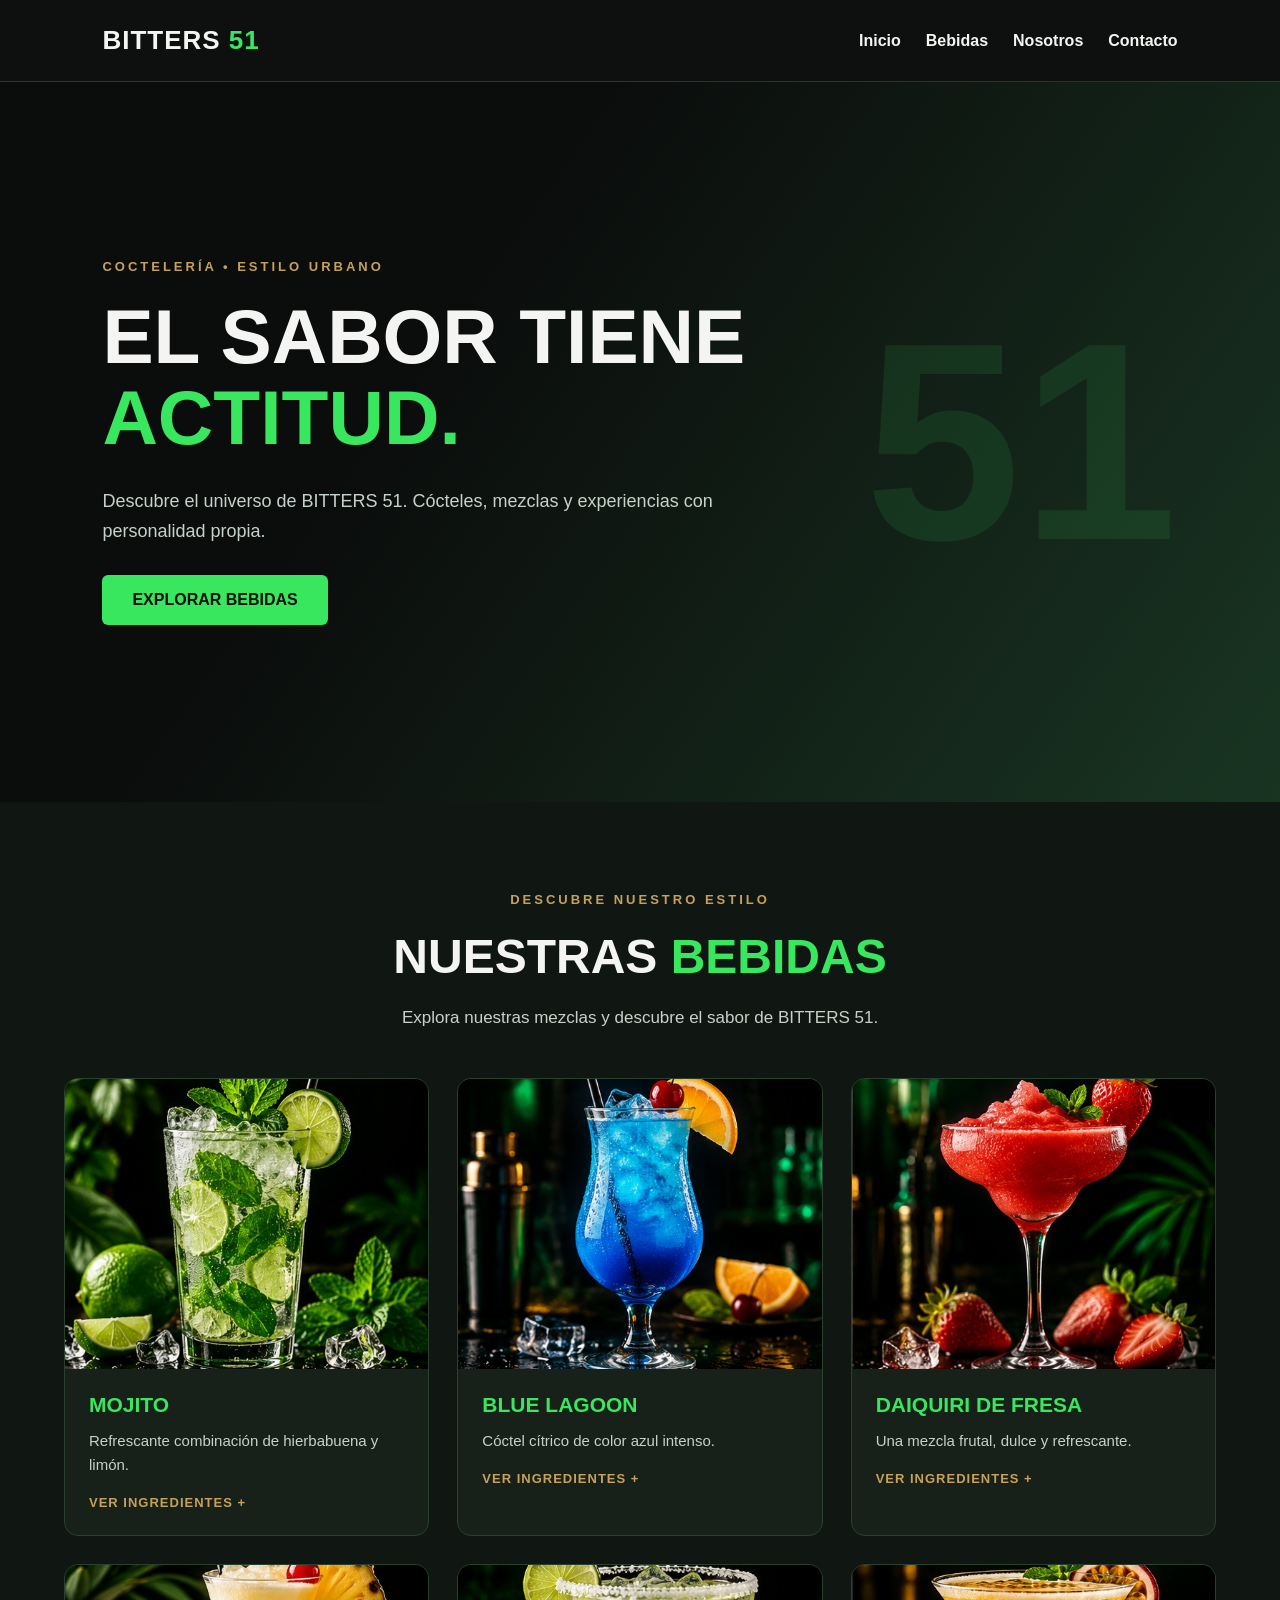
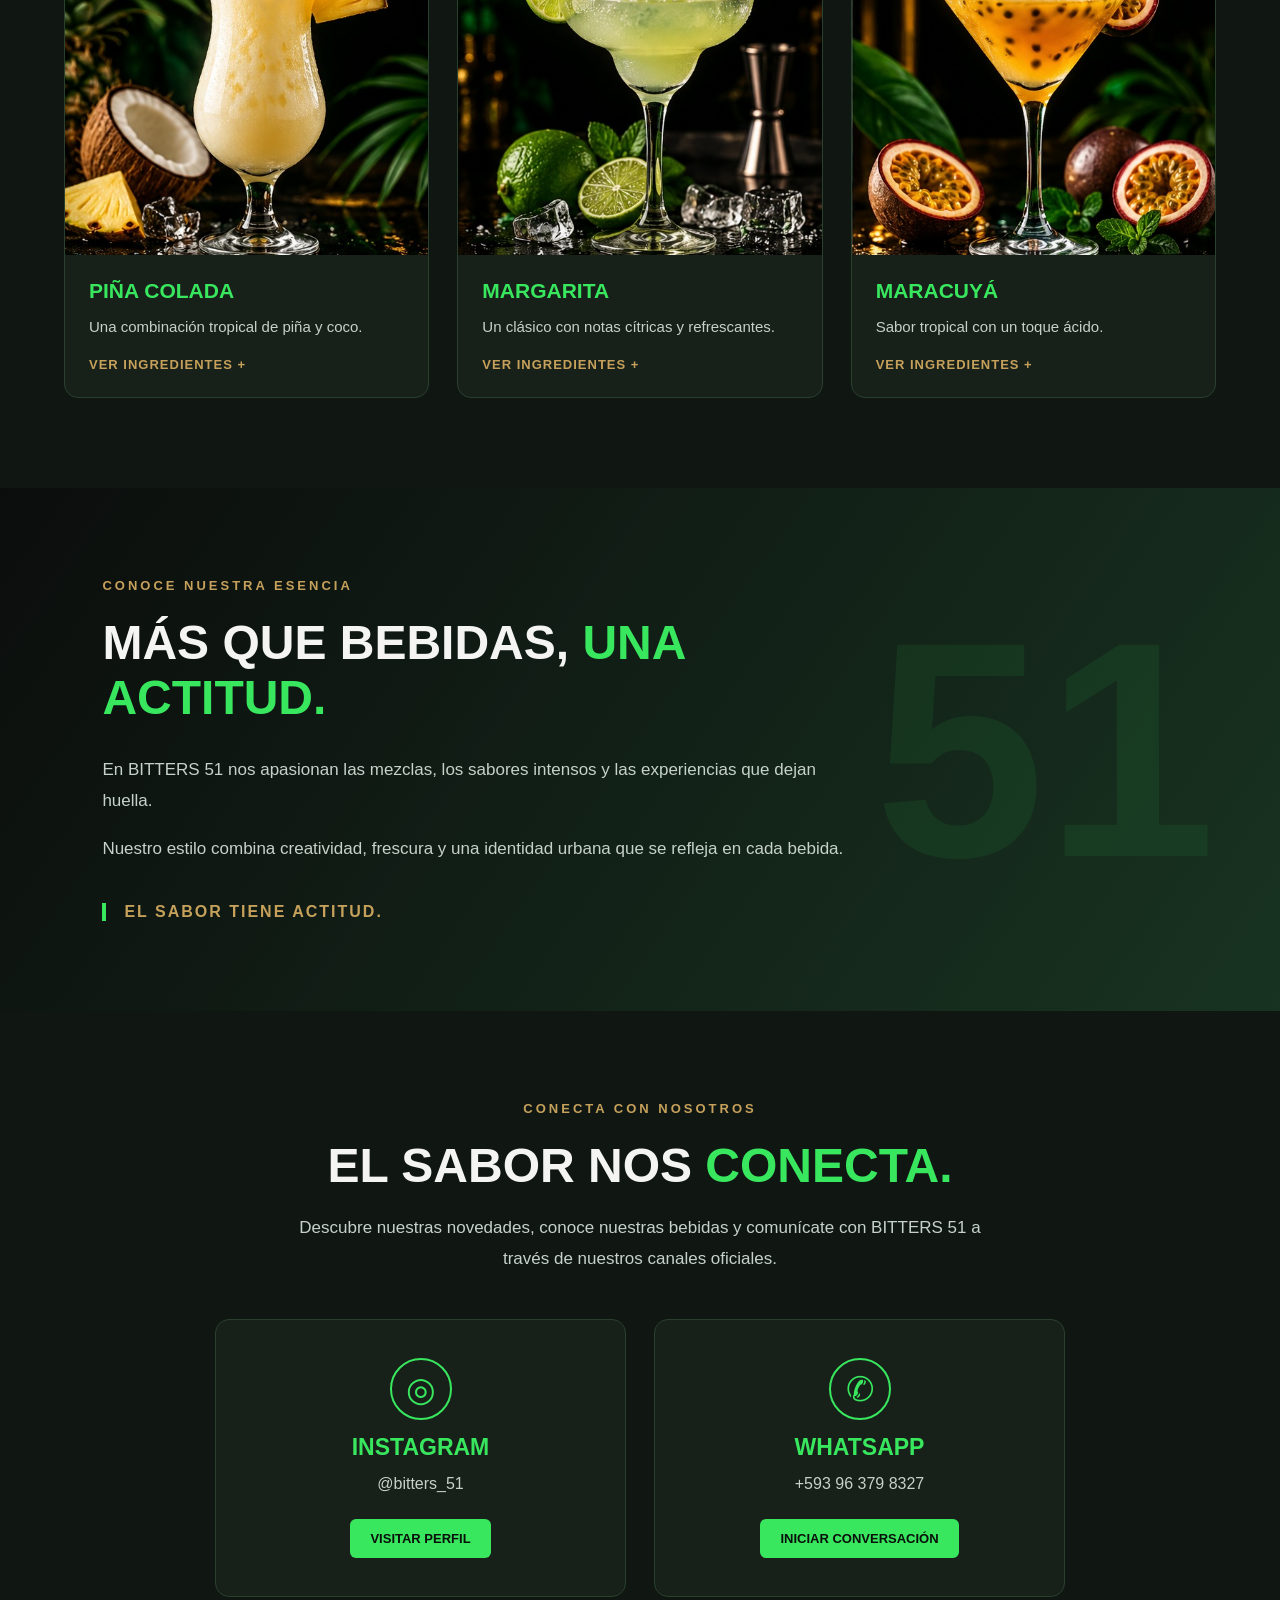
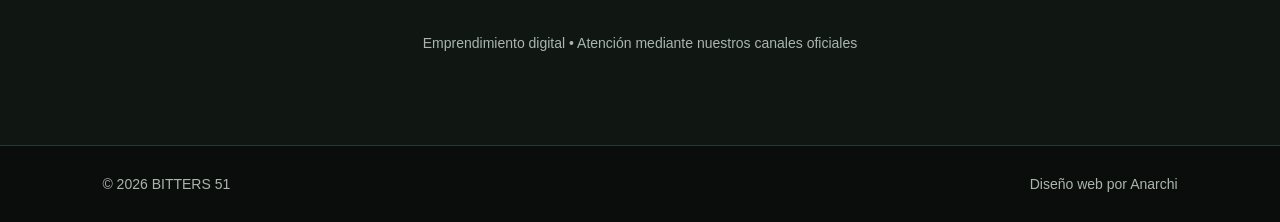
<file: index.html>
<!DOCTYPE html>
<html lang="es">

<head>
    <meta charset="UTF-8">
    <meta name="viewport" content="width=device-width, initial-scale=1.0">

    <title>BITTERS 51 | Cócteles y bebidas con actitud</title>
    <meta name="description" content="Descubre BITTERS 51: cócteles, sabores tropicales y mezclas refrescantes con estilo urbano. Explora nuestro catálogo y conoce nuestras bebidas.">
    <meta name="robots" content="index, follow">
    <link rel="canonical" href="https://anarchi-bit.github.io/bitters51/">

    <!-- Vista previa al compartir la página -->
    <meta property="og:type" content="website">
    <meta property="og:locale" content="es_EC">
    <meta property="og:site_name" content="BITTERS 51">
    <meta property="og:title" content="BITTERS 51 | Cócteles y bebidas con actitud">
    <meta property="og:description" content="Descubre cócteles y mezclas refrescantes con estilo urbano. Explora las bebidas de BITTERS 51.">
    <meta property="og:url" content="https://anarchi-bit.github.io/bitters51/">

    <link rel="stylesheet" href="style.css">
    <script src="script.js" defer></script>
</head>

<body>

    <!-- ENCABEZADO -->
    <header class="encabezado">

        <a href="#inicio" class="logo">
            BITTERS <span>51</span>
        </a>

        
        <nav aria-label="Navegación principal">
            <a href="#inicio">Inicio</a>
            <a href="#bebidas">Bebidas</a>
            <a href="#nosotros">Nosotros</a>
            <a href="#contacto">Contacto</a>
        </nav>


    </header>

    <main>

        <!-- PANTALLA PRINCIPAL -->
        <section id="inicio" class="hero">

            <div class="hero-contenido">

                <p class="etiqueta">
                    COCTELERÍA • ESTILO URBANO
                </p>

                <h1>
                    EL SABOR TIENE
                    <span>ACTITUD.</span>
                </h1>

                <p class="descripcion">
                    Descubre el universo de BITTERS 51.
                    Cócteles, mezclas y experiencias
                    con personalidad propia.
                </p>

                <a href="#bebidas" class="boton">
                    EXPLORAR BEBIDAS
                </a>

            </div>

            <div class="hero-decoracion" aria-hidden="true">
                <span>51</span>
            </div>

        </section>


        <!-- CATALOGO DE BEBIDAS -->
        <section id="bebidas" class="seccion-bebidas">

            <p class="etiqueta">
                DESCUBRE NUESTRO ESTILO
            </p>

            <h2>
                NUESTRAS <span>BEBIDAS</span>
            </h2>

            <p class="intro-bebidas">
                Explora nuestras mezclas y descubre
                el sabor de BITTERS 51.
            </p>

            <div class="catalogo">

                <!-- MOJITO -->
                <article class="tarjeta">

                    <button
                        type="button"
                        class="bebida-abrir"
                        data-bebida="mojito"
                        aria-haspopup="dialog"
                        aria-label="Ver ingredientes del Mojito"
                    >
                    <div class="foto-bebida">
                    <img src="imagenes/mojito.jpg"
                        alt="Cóctel Mojito"
                        loading="lazy">
                    </div>

                    <div class="tarjeta-contenido">
                        <h3>MOJITO</h3>
                    <p>
                            Refrescante combinación de
                            hierbabuena y limón.
                    </p>
                        <span class="ver-detalles">
                            VER INGREDIENTES +
                        </span>
                    </div>
                </button>

                </article>


                <!-- BLUE LAGOON -->
                <article class="tarjeta">
                    <button type="button" class="bebida-abrir"
                            data-bebida="blue-lagoon"
                            aria-haspopup="dialog"
                            aria-label="Ver ingredientes de Blue Lagoon">

                    <div class="foto-bebida">
                        <img src="imagenes/blue-lagoon.jpg"
                             alt="Cóctel Blue Lagoon"
                             loading="lazy">
                    </div>

                    <div class="tarjeta-contenido">
                        <h3>BLUE LAGOON</h3>
                        <p>
                            Cóctel cítrico de color
                            azul intenso.
                        </p>
                        <span class="ver-detalles">VER INGREDIENTES +</span>
                    </div>

                    </button>
                </article>


                <!-- DAIQUIRI -->
                <article class="tarjeta">
                    <button type="button" class="bebida-abrir"
                            data-bebida="daiquiri"
                            aria-haspopup="dialog"
                            aria-label="Ver ingredientes de Daiquiri de fresa">

                    <div class="foto-bebida">
                        <img src="imagenes/daiquiri.jpg"
                             alt="Daiquiri de fresa"
                             loading="lazy">
                    </div>

                    <div class="tarjeta-contenido">
                        <h3>DAIQUIRI DE FRESA</h3>
                        <p>
                            Una mezcla frutal,
                            dulce y refrescante.
                        </p>
                        <span class="ver-detalles">VER INGREDIENTES +</span>
                    </div>

                    </button>
                </article>


                <!-- PIÑA COLADA -->
                <article class="tarjeta">
                    <button type="button" class="bebida-abrir"
                            data-bebida="pina-colada"
                            aria-haspopup="dialog"
                            aria-label="Ver ingredientes de Piña colada">

                    <div class="foto-bebida">
                        <img src="imagenes/pina-colada.jpg"
                             alt="Piña colada"
                             loading="lazy">
                    </div>

                    <div class="tarjeta-contenido">
                        <h3>PIÑA COLADA</h3>
                        <p>
                            Una combinación tropical
                            de piña y coco.
                        </p>
                        <span class="ver-detalles">VER INGREDIENTES +</span>
                    </div>

                    </button>
                </article>


                <!-- MARGARITA -->
                <article class="tarjeta">
                    <button type="button" class="bebida-abrir"
                            data-bebida="margarita"
                            aria-haspopup="dialog"
                            aria-label="Ver ingredientes de Margarita">

                    <div class="foto-bebida">
                        <img src="imagenes/margarita.jpg"
                             alt="Cóctel Margarita"
                             loading="lazy">
                    </div>

                    <div class="tarjeta-contenido">
                        <h3>MARGARITA</h3>
                        <p>
                            Un clásico con notas
                            cítricas y refrescantes.
                        </p>
                        <span class="ver-detalles">VER INGREDIENTES +</span>
                    </div>

                    </button>
                </article>


                <!-- MARACUYA -->
                <article class="tarjeta">
                    <button type="button" class="bebida-abrir"
                            data-bebida="maracuya"
                            aria-haspopup="dialog"
                            aria-label="Ver ingredientes de Maracuyá">

                    <div class="foto-bebida">
                        <img src="imagenes/maracuya.jpg"
                             alt="Cóctel de maracuyá"
                             loading="lazy">
                    </div>

                    <div class="tarjeta-contenido">
                        <h3>MARACUYÁ</h3>
                        <p>
                            Sabor tropical con
                            un toque ácido.
                        </p>
                        <span class="ver-detalles">VER INGREDIENTES +</span>
                    </div>

                    </button>
                </article>

            </div>

        </section>
        

<!-- SOBRE BITTERS 51 -->
<section id="nosotros" class="seccion-nosotros">

    <div class="nosotros-contenido">

        <p class="etiqueta">CONOCE NUESTRA ESENCIA</p>

        <h2>
            MÁS QUE BEBIDAS,
            <span>UNA ACTITUD.</span>
        </h2>

        <p>
            En BITTERS 51 nos apasionan las mezclas,
            los sabores intensos y las experiencias
            que dejan huella.
        </p>

        <p>
            Nuestro estilo combina creatividad,
            frescura y una identidad urbana
            que se refleja en cada bebida.
        </p>

        <div class="nosotros-frase">
            EL SABOR TIENE ACTITUD.
        </div>

    </div>

    <div class="nosotros-decoracion" aria-hidden="true">
        51
    </div>

</section>


<!-- CONTACTO BITTERS 51 -->
<section id="contacto" class="seccion-contacto">

    <p class="etiqueta">CONECTA CON NOSOTROS</p>

    <h2>
        EL SABOR NOS <span>CONECTA.</span>
    </h2>

    <p class="contacto-descripcion">
        Descubre nuestras novedades, conoce nuestras
        bebidas y comunícate con BITTERS 51
        a través de nuestros canales oficiales.
    </p>

    <div class="contacto-opciones">

        <!-- INSTAGRAM -->
        <a
            class="contacto-tarjeta"
            href="https://www.instagram.com/bitters_51"
            target="_blank"
            rel="noopener noreferrer"
            aria-label="Visitar Instagram de BITTERS 51"
        >
            <span class="contacto-icono" aria-hidden="true">
                ◎
            </span>

            <h3>INSTAGRAM</h3>

            <p>@bitters_51</p>

            <span class="contacto-accion">
                VISITAR PERFIL
            </span>
        </a>

        <!-- WHATSAPP -->
        <a
            class="contacto-tarjeta"
            href="https://wa.me/593963798327"
            target="_blank"
            rel="noopener noreferrer"
            aria-label="Contactar a BITTERS 51 por WhatsApp"
        >
            <span class="contacto-icono" aria-hidden="true">
                ✆
            </span>

            <h3>WHATSAPP</h3>

            <p>+593 96 379 8327</p>

            <span class="contacto-accion">
                INICIAR CONVERSACIÓN
            </span>
        </a>

    </div>

    <p class="contacto-nota">
        Emprendimiento digital • Atención mediante
        nuestros canales oficiales
    </p>

</section>


<!-- VENTANA DE DETALLES DE BEBIDAS -->
<dialog id="modal-bebida" class="modal-bebida"
        aria-labelledby="modal-titulo">

    <button
        type="button"
        id="cerrar-modal"
        class="cerrar-modal"
        aria-label="Cerrar detalles"
    >
        &times;
    </button>

    <div class="modal-contenido">

        <img
            id="modal-imagen"
            src="imagenes/mojito.jpg"
            alt="Cóctel Mojito"
        >

        <div class="modal-informacion">

            <p class="etiqueta">DESCUBRE EL SABOR</p>

            <h2 id="modal-titulo">MOJITO</h2>

            <p id="modal-descripcion">
                Refrescante combinación de
                hierbabuena y limón.
            </p>

            <h3>INGREDIENTES</h3>

            <ul id="modal-ingredientes">
                <li>Ron blanco</li>
                <li>Hierbabuena</li>
                <li>Limón</li>
                <li>Azúcar</li>
                <li>Soda</li>
                <li>Hielo</li>
            </ul>

        </div>

    </div>

</dialog>


    </main>


    <!-- PIE DE PAGINA -->
    <footer>

        <p>
            © <span id="anio"></span> BITTERS 51
        </p>

        <p>
            Diseño web por Anarchi
        </p>

    </footer>

</body>
</html>
</file>
<file: style.css>
:root {
    --negro: #0b0d0c;
    --verde: #39e75f;
    --verde-oscuro: #142019;
    --dorado: #c6a15b;
    --blanco: #f4f5f2;
}

* {
    margin: 0;
    padding: 0;
    box-sizing: border-box;
}

html {
    scroll-behavior: smooth;
}

body {
    font-family: Arial, sans-serif;
    background: var(--negro);
    color: var(--blanco);
}

.encabezado {
    display: flex;
    justify-content: space-between;
    align-items: center;
    gap: 20px;
    padding: 25px 8%;
    background: #0d100e;
    border-bottom: 1px solid #26382b;
}

.logo {
    color: var(--blanco);
    font-size: 26px;
    font-weight: 900;
    text-decoration: none;
    letter-spacing: 1px;
}

.logo span {
    color: var(--verde);
}

nav {
    display: flex;
    gap: 25px;
}

nav a {
    color: var(--blanco);
    text-decoration: none;
    font-weight: bold;
    transition: color 0.3s;
}

nav a:hover {
    color: var(--verde);
}

.hero {
    min-height: 80vh;
    display: flex;
    align-items: center;
    justify-content: space-between;
    gap: 30px;
    padding: 70px 8%;
    background: linear-gradient(
        125deg,
        #0b0d0c 35%,
        #193522 100%
    );
    overflow: hidden;
}

.hero-contenido {
    max-width: 650px;
    position: relative;
    z-index: 1;
}

.etiqueta {
    color: var(--dorado);
    font-size: 13px;
    font-weight: bold;
    letter-spacing: 3px;
    margin-bottom: 22px;
}

h1 {
    font-size: clamp(42px, 6vw, 80px);
    line-height: 1.05;
    font-weight: 900;
}

h1 span,
h2 span {
    color: var(--verde);
}

.descripcion {
    margin: 28px 0;
    font-size: 18px;
    line-height: 1.7;
    color: #c6d2c9;
}

.boton {
    display: inline-block;
    background: var(--verde);
    color: #081009;
    padding: 16px 30px;
    border-radius: 6px;
    font-weight: bold;
    text-decoration: none;
    transition: 0.3s;
}

.boton:hover {
    background: var(--dorado);
    transform: translateY(-3px);
}

.hero-decoracion {
    font-size: clamp(130px, 22vw, 350px);
    font-weight: 900;
    color: rgba(57, 231, 95, 0.10);
    user-select: none;
}

.seccion-bebidas {
    width: 100%;
    padding: 90px 5%;
    min-height: 350px;
    text-align: center;
    background: #101713;
}

h2 {
    font-size: clamp(30px, 4vw, 48px);
    margin-bottom: 20px;
}

.seccion-bebidas > p:last-child {
    color: #c6d2c9;
    line-height: 1.7;
}

footer {
    padding: 30px 8%;
    border-top: 1px solid #26382b;
    display: flex;
    justify-content: space-between;
    gap: 15px;
    color: #aab6ad;
    font-size: 14px;
}

@media (max-width: 768px) {
    .encabezado {
        flex-direction: column;
        padding: 22px 5%;
    }

    .hero {
        padding: 80px 6%;
        min-height: 70vh;
    }

    .hero-decoracion {
        display: none;
    }

    .descripcion {
        font-size: 16px;
    }

    footer {
        flex-direction: column;
        text-align: center;
    }
}

    
/* BITTERS 51 - CATALOGO DE BEBIDAS */

.intro-bebidas {
    max-width: 650px;
    margin: 0 auto 45px;
    color: #c6d2c9;
    line-height: 1.7;
    font-size: 17px;
}

.catalogo {
    display: grid;
    grid-template-columns: repeat(3, minmax(0, 1fr));
    gap: 28px;
    width: 100%;
    max-width: 1400px;
    margin: 0 auto;
    text-align: left;
}


.tarjeta {
    background: #172019;
    border: 1px solid #29402f;
    border-radius: 14px;
    overflow: hidden;
    transition: transform 0.3s, border-color 0.3s,
                box-shadow 0.3s;
}

.tarjeta:hover {
    transform: translateY(-8px);
    border-color: #39e75f;
    box-shadow: 0 12px 30px rgba(57, 231, 95, 0.12);
}

.foto-bebida {
    width: 100%;
    height: 290px;
    background: linear-gradient(
        145deg, #1b3524, #0b0d0c
    );
    overflow: hidden;
}

.foto-bebida img {
    display: block;
    width: 100%;
    height: 100%;
    object-fit: cover;
    transition: transform 0.4s;
}

.tarjeta:hover .foto-bebida img {
    transform: scale(1.06);
}

.tarjeta-contenido {
    padding: 24px;
}

.tarjeta-contenido h3 {
    color: #39e75f;
    font-size: 21px;
    margin-bottom: 12px;
}

.tarjeta-contenido p {
    color: #c6d2c9;
    line-height: 1.6;
    font-size: 15px;
}

/* TABLET */

@media (max-width: 950px) {
    .catalogo {
        grid-template-columns: repeat(2, minmax(0, 1fr));
    }
}

/* CELULARES */

@media (max-width: 600px) {
    .catalogo {
        grid-template-columns: 1fr;
        gap: 22px;
    }

    .foto-bebida {
        height: 270px;
    }

    .seccion-bebidas {
        padding: 65px 6%;
    }
}

/* AJUSTES PARA PANTALLAS MOVILES */

@media (max-width: 600px) {

    .hero {
        width: 100%;
        padding: 65px 6%;
    }

    .hero-contenido {
        width: 100%;
        min-width: 0;
    }

    .hero h1 {
        font-size: clamp(34px, 10vw, 48px);
        line-height: 1.12;
        overflow-wrap: break-word;
    }

    .hero .etiqueta {
        font-size: 11px;
        letter-spacing: 2px;
    }

    .descripcion {
        font-size: 16px;
        overflow-wrap: break-word;
    }

    .boton {
        max-width: 100%;
        text-align: center;
    }

}

/* SOBRE BITTERS 51 */

.seccion-nosotros {
    position: relative;
    display: flex;
    align-items: center;
    min-height: 450px;
    padding: 90px 8%;
    background: linear-gradient(
        125deg,
        #0b0d0c,
        #183321
    );
    overflow: hidden;
}

.nosotros-contenido {
    position: relative;
    z-index: 1;
    max-width: 750px;
}

.nosotros-contenido h2 {
    line-height: 1.15;
    margin-bottom: 30px;
}

.nosotros-contenido > p:not(.etiqueta) {
    color: #c6d2c9;
    font-size: 17px;
    line-height: 1.8;
    margin-bottom: 18px;
}

.nosotros-frase {
    display: inline-block;
    margin-top: 20px;
    padding-left: 18px;
    border-left: 4px solid var(--verde);
    color: var(--dorado);
    font-weight: bold;
    letter-spacing: 2px;
}

.nosotros-decoracion {
    position: absolute;
    right: 5%;
    font-size: clamp(140px, 24vw, 350px);
    font-weight: 900;
    color: rgba(57, 231, 95, 0.08);
    user-select: none;
}

@media (max-width: 600px) {
    .seccion-nosotros {
        padding: 70px 6%;
    }

    .nosotros-contenido > p:not(.etiqueta) {
        font-size: 16px;
    }

    .nosotros-decoracion {
        display: none;
    }

    .nosotros-frase {
        font-size: 13px;
        letter-spacing: 1px;
    }
}

/* AJUSTE DECORATIVO SECCION NOSOTROS */

@media (min-width: 601px) and (max-width: 1100px) {
    .nosotros-decoracion {
        opacity: 0.35;
        right: 2%;
    }
}


/* CONTACTO BITTERS 51 */

.seccion-contacto {
    padding: 90px 8%;
    background: #101713;
    text-align: center;
}

.contacto-descripcion {
    max-width: 700px;
    margin: 0 auto 45px;
    color: #c6d2c9;
    font-size: 17px;
    line-height: 1.8;
}

.contacto-opciones {
    display: grid;
    grid-template-columns: repeat(2, minmax(0, 1fr));
    gap: 28px;
    max-width: 850px;
    margin: 0 auto;
}

.contacto-tarjeta {
    display: flex;
    flex-direction: column;
    align-items: center;
    gap: 14px;
    padding: 38px 24px;
    background: #172019;
    border: 1px solid #29402f;
    border-radius: 14px;
    text-decoration: none;
    color: #f4f5f2;
    transition: transform 0.3s,
                border-color 0.3s,
                box-shadow 0.3s;
}

.contacto-tarjeta:hover {
    transform: translateY(-6px);
    border-color: var(--verde);
    box-shadow: 0 12px 30px rgba(57, 231, 95, 0.12);
}

.contacto-tarjeta:focus-visible {
    outline: 3px solid var(--verde);
    outline-offset: 4px;
}

.contacto-icono {
    display: flex;
    align-items: center;
    justify-content: center;
    width: 62px;
    height: 62px;
    border: 2px solid var(--verde);
    border-radius: 50%;
    color: var(--verde);
    font-size: 34px;
}

.contacto-tarjeta h3 {
    color: var(--verde);
    font-size: 23px;
}

.contacto-tarjeta p {
    color: #c6d2c9;
    font-size: 16px;
}

.contacto-accion {
    margin-top: 12px;
    padding: 12px 20px;
    background: var(--verde);
    border-radius: 6px;
    color: #081009;
    font-size: 13px;
    font-weight: bold;
}

.contacto-tarjeta:hover .contacto-accion {
    background: var(--dorado);
}

.contacto-nota {
    margin-top: 35px;
    color: #aab6ad;
    font-size: 14px;
    line-height: 1.6;
}

/* CONTACTO EN CELULARES */

@media (max-width: 600px) {

    .seccion-contacto {
        padding: 70px 6%;
    }

    .contacto-descripcion {
        font-size: 16px;
    }

    .contacto-opciones {
        grid-template-columns: 1fr;
        gap: 22px;
    }

    .contacto-tarjeta {
        padding: 32px 20px;
    }
}


/* TARJETAS INTERACTIVAS */

.bebida-abrir {
    display: block;
    width: 100%;
    padding: 0;
    border: 0;
    background: transparent;
    color: inherit;
    font: inherit;
    text-align: left;
    cursor: pointer;
}

.bebida-abrir:focus-visible {
    outline: 3px solid var(--verde);
    outline-offset: -3px;
    border-radius: 14px;
}

.ver-detalles {
    display: inline-block;
    margin-top: 18px;
    color: var(--dorado);
    font-size: 13px;
    font-weight: bold;
    letter-spacing: 1px;
}

/* VENTANA EMERGENTE */

.modal-bebida {
    position: fixed;
    inset: 0;
    width: min(850px, 92%);
    max-width: 850px;
    max-height: 90vh;
    margin: auto;
    padding: 0;
    border: 1px solid #29402f;
    border-radius: 16px;
    background: #101713;
    color: var(--blanco);
    overflow: auto;
}

.modal-bebida::backdrop {
    background: rgba(0, 0, 0, 0.85);
}

.modal-contenido {
    display: grid;
    grid-template-columns: 1fr 1fr;
}

.modal-contenido > img {
    display: block;
    width: 100%;
    height: 100%;
    min-height: 420px;
    object-fit: cover;
}

.modal-informacion {
    padding: 45px 35px;
}

.modal-informacion h2 {
    color: var(--verde);
    font-size: 32px;
}

.modal-informacion > p:not(.etiqueta) {
    color: #c6d2c9;
    line-height: 1.7;
    margin-bottom: 25px;
}

.modal-informacion h3 {
    color: var(--dorado);
    margin-bottom: 15px;
    font-size: 17px;
}

.modal-informacion ul {
    padding-left: 20px;
    color: #c6d2c9;
    line-height: 2;
}

.cerrar-modal {
    position: absolute;
    top: 12px;
    right: 12px;
    z-index: 2;
    width: 42px;
    height: 42px;
    border: 0;
    border-radius: 50%;
    background: var(--verde);
    color: #081009;
    font-size: 30px;
    cursor: pointer;
}

.cerrar-modal:hover {
    background: var(--dorado);
}

/* VENTANA EN CELULARES */

@media (max-width: 600px) {
    .modal-contenido {
        grid-template-columns: 1fr;
    }

    .modal-contenido > img {
        height: 240px;
        min-height: 0;
    }

    .modal-informacion {
        padding: 25px;
    }

    .modal-informacion h2 {
        font-size: 28px;
    }
}
</file>
